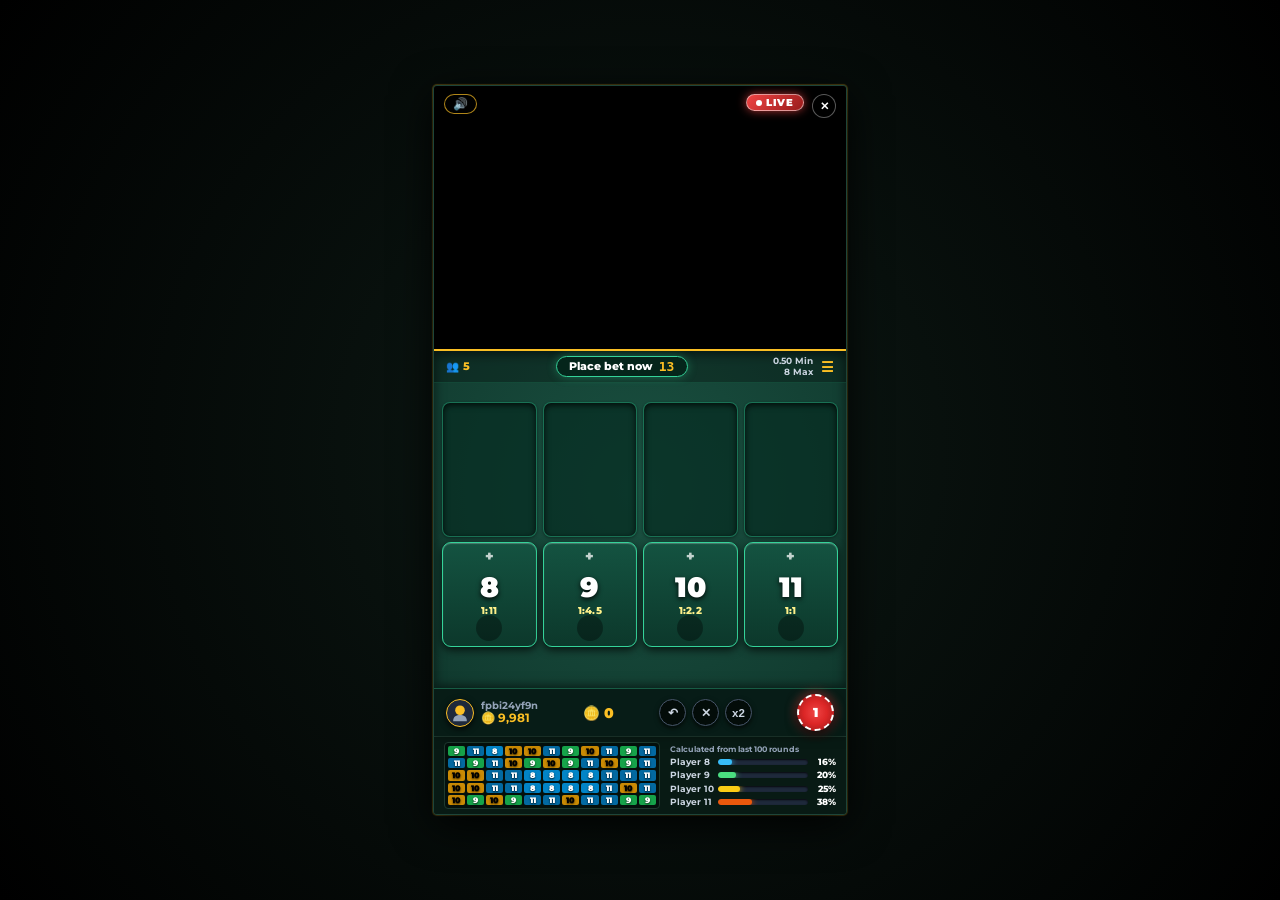
<file: index.html>
<!DOCTYPE html>
<html lang="en">
<head>
  <meta charset="UTF-8">
  <meta name="viewport" content="width=device-width, initial-scale=1.0, maximum-scale=1.0, user-scalable=no">
  <title>32 Cards - King Midas Live Casino</title>
  <link rel="preconnect" href="https://fonts.googleapis.com">
  <link rel="preconnect" href="https://fonts.gstatic.com" crossorigin>
  <link href="https://fonts.googleapis.com/css2?family=Cinzel:wght@700;900&family=Montserrat:wght@500;700;800;900&display=swap" rel="stylesheet">
  <link rel="stylesheet" href="style.css?v=4">
  <!-- Pixi.js v7 for GPU-accelerated WebGL particles & lightning effects -->
  <script src="pixi.min.js"></script>
</head>
<body>

  <!-- Full Desktop Backdrop -->
  <div class="desktop-backdrop">

    <!-- Mobile Frame Modal (Exact 9:16 Aspect Ratio) -->
    <div class="mobile-game-frame">
      <!-- Pixi Canvas for WebGL Lightning & FX -->
      <div id="pixiCanvasContainer"></div>

      <!-- Close Modal X Button -->
      <button class="modal-close-btn" title="Close Game">✕</button>

      <!-- TOP DEALER SECTION (Golden Casino Room, Dealer, Richest & Big Winners) -->
      <div class="dealer-screen">
        <div class="dealer-video-crop">
          <video id="dealerVideo" src="dealer.mp4" playsinline muted preload="auto"></video>
        </div>
        
        <!-- Live Badge -->
        <div class="dealer-live-tag">
          <span class="live-dot"></span> LIVE
        </div>

        <!-- Sound Toggle -->
        <button class="dealer-sound-toggle" id="soundBtn" title="Toggle Sound">🔊</button>
      </div>

      <!-- 3D "New Round" Golden Banner -->
      <div class="new-round-banner" id="newRoundBanner">
        <span>New Round</span>
      </div>

      <!-- Floating Result / Bet Locked Toast Capsule -->
      <div class="toast-capsule" id="toastCapsule">
        <span id="toastMsg">PLACE BET NOW</span>
      </div>

      <!-- MIDDLE BOARD: TEAL CASINO FELT (NO EMPTY GAP - PERFECT FIT!) -->
      <div class="felt-game-board">
        <!-- Subheader: 👥 5 | Place bet now 13 | 0.50 Min 8 Max ☰ -->
        <div class="board-header-strip">
          <div class="players-online">
            <span class="user-icon">👥</span>
            <span class="online-count">5</span>
          </div>

          <div class="countdown-capsule">
            <span class="timer-tag" id="timerLabel">Place bet now</span>
            <span class="timer-num" id="timerCount">13</span>
          </div>

          <div class="table-limits-menu">
            <div class="limits-text">
              <span>0.50 Min</span>
              <span>8 Max</span>
            </div>
            <span class="menu-bars">☰</span>
          </div>
        </div>

        <!-- 4 Betting Columns (Zero Blank Space!) -->
        <div class="betting-columns-grid">
          <!-- Player 8 -->
          <div class="player-column-pack" data-player="8">
            <div class="card-slot-frame" id="slot-8"></div>
            <div class="bet-button-box" id="box-8" onclick="handlePlaceBet(8)">
              <div class="lightning-flag" id="mult-8">⚡ 11x</div>
              <div class="plus-sign">+</div>
              <div class="main-digit">8</div>
              <div class="odds-val">1:11</div>
              <div class="chip-circle-socket" id="chips-8"></div>
            </div>
            <div class="points-pill" id="pts-8">--</div>
          </div>

          <!-- Player 9 -->
          <div class="player-column-pack" data-player="9">
            <div class="card-slot-frame" id="slot-9"></div>
            <div class="bet-button-box" id="box-9" onclick="handlePlaceBet(9)">
              <div class="lightning-flag" id="mult-9">⚡ 5.7x</div>
              <div class="plus-sign">+</div>
              <div class="main-digit">9</div>
              <div class="odds-val">1:4.5</div>
              <div class="chip-circle-socket" id="chips-9"></div>
            </div>
            <div class="points-pill" id="pts-9">--</div>
          </div>

          <!-- Player 10 -->
          <div class="player-column-pack" data-player="10">
            <div class="card-slot-frame" id="slot-10"></div>
            <div class="bet-button-box" id="box-10" onclick="handlePlaceBet(10)">
              <div class="lightning-flag" id="mult-10">⚡ 2.2x</div>
              <div class="plus-sign">+</div>
              <div class="main-digit">10</div>
              <div class="odds-val">1:2.2</div>
              <div class="chip-circle-socket" id="chips-10"></div>
            </div>
            <div class="points-pill" id="pts-10">--</div>
          </div>

          <!-- Player 11 -->
          <div class="player-column-pack" data-player="11">
            <div class="card-slot-frame" id="slot-11"></div>
            <div class="bet-button-box" id="box-11" onclick="handlePlaceBet(11)">
              <div class="lightning-flag" id="mult-11">⚡ 1.3x</div>
              <div class="plus-sign">+</div>
              <div class="main-digit">11</div>
              <div class="odds-val">1:1</div>
              <div class="chip-circle-socket" id="chips-11"></div>
            </div>
            <div class="points-pill" id="pts-11">--</div>
          </div>
        </div>

        <!-- USER ACTION STRIP (Exact Match: fpbi24yf9n + Coins + ↶ ✕ x2 + Pop-up Chips) -->
        <div class="user-action-strip">
          <div class="player-profile">
            <div class="player-avatar-img">
              <svg viewBox="0 0 32 32" width="22" height="22">
                <circle cx="16" cy="12" r="7" fill="#fbbf24"/>
                <path d="M6 28 C6 21 11 19 16 19 C21 19 26 21 26 28 Z" fill="#94a3b8"/>
              </svg>
            </div>
            <div class="player-meta">
              <span class="player-name">fpbi24yf9n</span>
              <span class="player-cash">🪙 <strong id="balanceText">9,981</strong></span>
            </div>
          </div>

          <!-- Active Stake Display -->
          <div class="active-stake-indicator">
            <span class="coin-symbol">🪙</span>
            <span class="stake-val" id="stakeText">0</span>
          </div>

          <!-- Controls: ↶ Undo | ✕ Clear | x2 Double -->
          <div class="bet-action-buttons">
            <button class="action-circle-btn" onclick="handleUndo()" title="Undo Bet">↶</button>
            <button class="action-circle-btn" onclick="handleClear()" title="Clear Bets">✕</button>
            <button class="action-circle-btn" onclick="handleDouble()" title="Double Bets">x2</button>
          </div>

          <!-- VERTICAL CHIP POPUP STACK -->
          <div class="chip-stack-wrapper">
            <!-- Vertical Flyout Menu of Chips -->
            <div class="vertical-chips-menu" id="chipsMenu">
              <div class="pop-chip chip-val-10" onclick="selectChipFromMenu(10)">10</div>
              <div class="pop-chip chip-val-5" onclick="selectChipFromMenu(5)">5</div>
              <div class="pop-chip chip-val-3" onclick="selectChipFromMenu(3)">3</div>
              <div class="pop-chip chip-val-2" onclick="selectChipFromMenu(2)">2</div>
              <div class="pop-chip chip-val-05" onclick="selectChipFromMenu(0.5)">0.5</div>
            </div>

            <!-- Main Active Chip (Clicking this toggles the vertical stack!) -->
            <div class="active-casino-chip" id="mainActiveChip" onclick="toggleChipsMenu(event)" title="Select Chip Value">
              <span id="activeChipNum">1</span>
            </div>
          </div>
        </div>

        <!-- BOTTOM STATS & 100-ROUNDS PROBABILITIES (Exact Match to Image 1) -->
        <div class="scorecard-panel">
          <!-- 11x5 History Grid -->
          <div class="history-grid-matrix" id="statsGrid"></div>

          <!-- 100 Rounds Percentages -->
          <div class="probabilities-panel">
            <div class="prob-title">Calculated from last 100 rounds</div>
            <div class="prob-row">
              <span class="p-name">Player 8</span>
              <div class="p-track"><div class="p-fill f-8" id="bar-8" style="width: 16%;"></div></div>
              <span class="p-val" id="pct-8">16%</span>
            </div>
            <div class="prob-row">
              <span class="p-name">Player 9</span>
              <div class="p-track"><div class="p-fill f-9" id="bar-9" style="width: 20%;"></div></div>
              <span class="p-val" id="pct-9">20%</span>
            </div>
            <div class="prob-row">
              <span class="p-name">Player 10</span>
              <div class="p-track"><div class="p-fill f-10" id="bar-10" style="width: 25%;"></div></div>
              <span class="p-val" id="pct-10">25%</span>
            </div>
            <div class="prob-row">
              <span class="p-name">Player 11</span>
              <div class="p-track"><div class="p-fill f-11" id="bar-11" style="width: 38%;"></div></div>
              <span class="p-val" id="pct-11">38%</span>
            </div>
          </div>
        </div>

      </div>

    </div>

  </div>

  <script src="game.js?v=4"></script>
</body>
</html>
</file>
<file: style.css>
/* King Midas 32 Cards - ULTRA-HD RETINA GRAPHICS & HD DEALER */
* {
  box-sizing: border-box;
  margin: 0;
  padding: 0;
  user-select: none;
  -webkit-tap-highlight-color: transparent;
  -webkit-font-smoothing: antialiased;
  -moz-osx-font-smoothing: grayscale;
  text-rendering: optimizeLegibility;
}

html, body {
  width: 100%;
  height: 100%;
  background: #000000;
  color: #ffffff;
  font-family: 'Montserrat', -apple-system, BlinkMacSystemFont, "Segoe UI", Roboto, sans-serif;
  overflow: hidden;
}

/* Dark Studio Backdrop */
.desktop-backdrop {
  width: 100%;
  height: 100%;
  background: radial-gradient(circle at 50% 50%, #0d1a15 0%, #000000 100%);
  display: flex;
  justify-content: center;
  align-items: center;
  position: relative;
}

/* MOBILE GAME SCREEN FORM (Sharp 9:16 Aspect Ratio) */
.mobile-game-frame {
  width: 100%;
  max-width: 414px;
  height: 100%;
  max-height: 730px;
  background: #14382e;
  display: flex;
  flex-direction: column;
  position: relative;
  overflow: hidden;
  box-shadow: 0 10px 40px rgba(0, 0, 0, 0.9), 0 0 1px 1px rgba(251, 191, 36, 0.3);
  border: 1px solid #1e4539;
  border-radius: 4px;
}

@media (max-width: 480px) {
  .mobile-game-frame {
    max-width: 100%;
    max-height: 100%;
    border: none;
    border-radius: 0;
  }
}

/* Pixi WebGL Canvas */
#pixiCanvasContainer {
  position: absolute;
  top: 0;
  left: 0;
  width: 100%;
  height: 100%;
  pointer-events: none;
  z-index: 85;
}
#pixiCanvasContainer canvas {
  width: 100% !important;
  height: 100% !important;
}

/* Close Modal Button */
.modal-close-btn {
  position: absolute;
  top: 8px;
  right: 10px;
  background: rgba(0, 0, 0, 0.65);
  border: 1px solid rgba(255, 255, 255, 0.35);
  width: 24px;
  height: 24px;
  border-radius: 50%;
  color: #ffffff;
  font-size: 11px;
  font-weight: 800;
  cursor: pointer;
  z-index: 60;
  display: flex;
  align-items: center;
  justify-content: center;
  transition: transform 0.15s ease;
}
.modal-close-btn:active { transform: scale(0.9); }

/* TOP DEALER SECTION (CRYSTAL CLEAR LIVE 3D DEALER VIDEO) */
.dealer-screen {
  height: 265px;
  background: #000000;
  position: relative;
  overflow: hidden;
  border-bottom: 2.5px solid #fbbf24;
  box-shadow: 0 4px 15px rgba(0, 0, 0, 0.85);
  flex-shrink: 0;
}

.dealer-video-crop {
  width: 100%;
  height: 100%;
  position: relative;
  overflow: hidden;
}

.dealer-video-crop video {
  width: 100%;
  position: absolute;
  top: -75px;
  left: 0;
  pointer-events: none;
  /* Hardware-accelerated sharpening filters */
  filter: contrast(1.1) brightness(1.04) saturate(1.12);
  transform: translateZ(0);
  image-rendering: -webkit-optimize-contrast;
  image-rendering: crisp-edges;
}

.dealer-live-tag {
  position: absolute;
  top: 8px;
  right: 42px;
  background: linear-gradient(135deg, #ef4444, #991b1b);
  border: 1px solid rgba(255, 255, 255, 0.5);
  padding: 2px 9px;
  border-radius: 12px;
  font-size: 9.5px;
  font-weight: 900;
  color: #ffffff;
  display: flex;
  align-items: center;
  gap: 4px;
  z-index: 60;
  letter-spacing: 0.8px;
  box-shadow: 0 0 10px rgba(239, 68, 68, 0.7);
}
.live-dot {
  width: 6px;
  height: 6px;
  background: #ffffff;
  border-radius: 50%;
  animation: liveBlink 0.9s infinite alternate;
}
@keyframes liveBlink {
  from { opacity: 0.25; transform: scale(0.85); }
  to { opacity: 1; transform: scale(1.15); }
}

.dealer-sound-toggle {
  position: absolute;
  top: 8px;
  left: 10px;
  background: rgba(0, 0, 0, 0.65);
  border: 1.5px solid rgba(251, 191, 36, 0.7);
  border-radius: 12px;
  padding: 2px 8px;
  font-size: 12px;
  color: #fbbf24;
  cursor: pointer;
  z-index: 60;
  box-shadow: 0 2px 6px rgba(0, 0, 0, 0.7);
}

/* 3D "New Round" Golden Banner */
.new-round-banner {
  position: absolute;
  top: 215px;
  left: 50%;
  transform: translate(-50%, -50%) scale(0);
  opacity: 0;
  z-index: 95;
  pointer-events: none;
  transition: all 0.4s cubic-bezier(0.175, 0.885, 0.32, 1.275);
}
.new-round-banner span {
  font-family: 'Cinzel', serif;
  font-size: 32px;
  font-weight: 900;
  font-style: italic;
  letter-spacing: 1.5px;
  background: linear-gradient(180deg, #fffbeb 0%, #fef08a 25%, #f59e0b 60%, #92400e 100%);
  -webkit-background-clip: text;
  -webkit-text-fill-color: transparent;
  filter: drop-shadow(0 4px 12px rgba(0, 0, 0, 1)) drop-shadow(0 0 15px rgba(245, 158, 11, 0.8));
  white-space: nowrap;
}
.new-round-banner.show {
  transform: translate(-50%, -50%) scale(1.15);
  opacity: 1;
}

/* Floating Result Toast Capsule */
.toast-capsule {
  position: absolute;
  top: 228px;
  left: 50%;
  transform: translateX(-50%) scale(0);
  opacity: 0;
  background: linear-gradient(90deg, #831843, #be123c);
  border: 1.5px solid rgba(255, 255, 255, 0.6);
  color: #ffffff;
  font-size: 11.5px;
  font-weight: 900;
  letter-spacing: 0.8px;
  padding: 4px 18px;
  border-radius: 18px;
  box-shadow: 0 4px 18px rgba(190, 18, 60, 0.95), inset 0 1px 2px rgba(255,255,255,0.4);
  z-index: 80;
  pointer-events: none;
  transition: all 0.3s cubic-bezier(0.4, 0, 0.2, 1);
  text-transform: uppercase;
  white-space: nowrap;
}
.toast-capsule.active {
  transform: translateX(-50%) scale(1);
  opacity: 1;
}
.toast-capsule.gold {
  background: linear-gradient(90deg, #d97706, #fbbf24);
  box-shadow: 0 4px 25px rgba(251, 191, 36, 0.95), inset 0 1px 2px #ffffff;
  color: #000000;
  border: 1.5px solid #ffffff;
}

/* MIDDLE FELT GAME BOARD (ULTRA-DEEP CASINO FELT TEXTURE) */
.felt-game-board {
  flex: 1;
  background: radial-gradient(circle at 50% 30%, #1a5141 0%, #123d31 65%, #0d2f25 100%);
  display: flex;
  flex-direction: column;
  position: relative;
  overflow: hidden;
  justify-content: space-between;
  box-shadow: inset 0 3px 12px rgba(0, 0, 0, 0.6);
}

/* Board Header Strip */
.board-header-strip {
  height: 32px;
  display: flex;
  align-items: center;
  justify-content: space-between;
  padding: 0 12px;
  font-size: 10px;
  background: rgba(0, 0, 0, 0.28);
  border-bottom: 1px solid rgba(52, 211, 153, 0.15);
  flex-shrink: 0;
}
.players-online {
  display: flex;
  align-items: center;
  gap: 4px;
  color: #fbbf24;
  font-weight: 800;
  font-size: 10.5px;
}
.countdown-capsule {
  background: rgba(5, 36, 27, 0.92);
  border: 1.5px solid #34d399;
  padding: 2px 12px;
  border-radius: 14px;
  display: flex;
  align-items: center;
  gap: 6px;
  font-size: 10.5px;
  font-weight: 800;
  box-shadow: 0 0 10px rgba(52, 211, 153, 0.35);
}
.timer-num {
  color: #fbbf24;
  font-weight: 900;
  font-size: 13px;
  min-width: 16px;
  text-align: center;
  font-family: monospace;
}
.table-limits-menu {
  display: flex;
  align-items: center;
  gap: 8px;
  font-size: 9px;
  color: #cbd5e1;
  font-weight: 700;
}
.limits-text {
  display: flex;
  flex-direction: column;
  line-height: 1.15;
  text-align: right;
}
.menu-bars {
  font-size: 14px;
  color: #fbbf24;
  cursor: pointer;
}

/* 4 BETTING COLUMNS: CRISP & PROPORTIONAL */
.betting-columns-grid {
  flex: 1;
  display: grid;
  grid-template-columns: repeat(4, 1fr);
  gap: 6px;
  padding: 6px 8px 4px 8px;
  align-content: center;
  min-height: 0;
}

.player-column-pack {
  display: flex;
  flex-direction: column;
  align-items: center;
  gap: 5px;
  justify-content: center;
}

/* Top Card Slot (Crisp 2.5D Emboss Frame) */
.card-slot-frame {
  width: 100%;
  aspect-ratio: 2.2 / 3.2;
  height: 135px;
  background: rgba(6, 43, 33, 0.7);
  border: 1.5px solid rgba(52, 211, 153, 0.4);
  box-shadow: inset 0 2px 6px rgba(0,0,0,0.8), 0 1px 3px rgba(0,0,0,0.4);
  border-radius: 8px;
  position: relative;
  display: flex;
  align-items: center;
  justify-content: center;
  perspective: 900px;
}

/* 3D Playing Card (Ultra Sharp Vector Rendering) */
.playing-card {
  width: 100%;
  height: 100%;
  position: absolute;
  transform-style: preserve-3d;
  transition: transform 0.6s cubic-bezier(0.4, 0, 0.2, 1);
  border-radius: 8px;
  box-shadow: 0 6px 14px rgba(0, 0, 0, 0.9);
}
.playing-card.flipped { transform: rotateY(180deg); }

.card-side {
  position: absolute;
  width: 100%;
  height: 100%;
  backface-visibility: hidden;
  border-radius: 8px;
  display: flex;
  flex-direction: column;
  justify-content: space-between;
  padding: 5px;
}

/* Card Back: Rich Casino Red Velvet + Gold Foil KM */
.card-back {
  background: linear-gradient(135deg, #7f1d1d 0%, #991b1b 45%, #b91c1c 100%);
  border: 2px solid #fbbf24;
  display: flex;
  align-items: center;
  justify-content: center;
  box-shadow: inset 0 0 8px rgba(0,0,0,0.7);
}
.card-back::after {
  content: "KM";
  font-family: 'Cinzel', serif;
  font-size: 15px;
  font-weight: 900;
  color: #fbbf24;
  border: 1.5px solid rgba(251, 191, 36, 0.7);
  padding: 3px 7px;
  border-radius: 4px;
  box-shadow: 0 0 8px rgba(251, 191, 36, 0.5);
}

/* Card Front: Pure Sharp White with Bold Vectors */
.card-front {
  background: #ffffff;
  color: #0f172a;
  transform: rotateY(180deg);
  border: 1.5px solid #cbd5e1;
  box-shadow: inset 0 0 4px rgba(0,0,0,0.08);
}
.card-front.red-suit { color: #dc2626; }

.index-corner-top {
  display: flex;
  flex-direction: column;
  align-items: flex-start;
  line-height: 1;
}
.index-val { 
  font-size: 16px; 
  font-weight: 900; 
  letter-spacing: -0.5px;
}
.mini-suit-icon { 
  width: 11px; 
  height: 11px; 
  margin-top: 2px; 
}

.center-suit-art {
  position: absolute;
  top: 50%;
  left: 50%;
  transform: translate(-50%, -50%);
  width: 32px;
  height: 32px;
  filter: drop-shadow(0 1px 2px rgba(0,0,0,0.2));
}

.index-corner-bottom {
  display: flex;
  flex-direction: column;
  align-items: flex-end;
  line-height: 1;
  transform: rotate(180deg);
}

/* BETTING BUTTON BOX (Deep Emerald 3D Gradient + Golden Odds) */
.bet-button-box {
  width: 100%;
  height: 105px;
  background: linear-gradient(180deg, #145341 0%, #0c382b 100%);
  border: 1.5px solid #34d399;
  border-radius: 9px;
  display: flex;
  flex-direction: column;
  align-items: center;
  justify-content: center;
  position: relative;
  cursor: pointer;
  box-shadow: inset 0 1px 1px rgba(255, 255, 255, 0.25), 0 3px 8px rgba(0, 0, 0, 0.7);
  transition: all 0.18s ease;
}
.bet-button-box:hover {
  border-color: #6ee7b7;
  filter: brightness(1.06);
}
.bet-button-box:active { 
  transform: scale(0.96); 
  filter: brightness(0.92);
}

.plus-sign {
  position: absolute;
  top: 4px;
  font-size: 14px;
  font-weight: 900;
  color: rgba(255, 255, 255, 0.75);
}

.main-digit {
  font-size: 28px;
  font-weight: 900;
  color: #ffffff;
  line-height: 1;
  margin-top: 2px;
  text-shadow: 0 2px 5px rgba(0, 0, 0, 0.9);
}

.odds-val {
  font-size: 10px;
  color: #fef08a;
  font-weight: 800;
  margin-top: 3px;
  letter-spacing: 0.3px;
}

/* ⚡ Lightning Multiplier Flag */
.lightning-flag {
  position: absolute;
  top: -9px;
  right: -5px;
  background: linear-gradient(135deg, #fde047 0%, #eab308 50%, #ca8a04 100%);
  color: #000000;
  font-size: 9.5px;
  font-weight: 900;
  padding: 2px 6px;
  border-radius: 6px;
  box-shadow: 0 0 14px #eab308, 0 2px 4px rgba(0,0,0,0.8);
  border: 1px solid #ffffff;
  display: none;
  align-items: center;
  gap: 2px;
  animation: pulseLighting 0.75s infinite alternate;
  z-index: 15;
}
.lightning-flag.active { display: flex; }

@keyframes pulseLighting {
  from { transform: scale(1); filter: brightness(1); box-shadow: 0 0 8px #eab308; }
  to { transform: scale(1.12); filter: brightness(1.35); box-shadow: 0 0 18px #facc15, 0 0 8px #ffffff; }
}

/* Placed Chips Socket */
.chip-circle-socket {
  position: absolute;
  bottom: 5px;
  width: 26px;
  height: 26px;
  border-radius: 50%;
  background: rgba(0, 0, 0, 0.35);
  display: flex;
  align-items: center;
  justify-content: center;
}
.chip-badge {
  width: 23px;
  height: 23px;
  border-radius: 50%;
  border: 1.5px dashed #ffffff;
  font-size: 9.5px;
  font-weight: 900;
  display: flex;
  align-items: center;
  justify-content: center;
  box-shadow: 0 3px 6px rgba(0, 0, 0, 0.95);
  animation: chipBounce 0.25s ease-out;
}
@keyframes chipBounce {
  0% { transform: scale(0.5); opacity: 0; }
  100% { transform: scale(1); opacity: 1; }
}

.bet-button-box.winner {
  border: 2px solid #fbbf24;
  background: radial-gradient(circle, rgba(245, 158, 11, 0.7) 0%, rgba(20, 83, 65, 0.4) 100%);
  box-shadow: 0 0 24px #fbbf24, inset 0 0 12px rgba(251, 191, 36, 0.7);
  animation: winnerGlow 0.65s infinite alternate;
}
@keyframes winnerGlow {
  from { transform: scale(1); box-shadow: 0 0 14px #fbbf24; }
  to { transform: scale(1.03); box-shadow: 0 0 28px #fbbf24, 0 0 12px #ffffff; }
}

/* Points Pill Directly Under Box */
.points-pill {
  font-size: 11.5px;
  font-weight: 900;
  background: #09131a;
  color: #ffffff;
  padding: 1px 11px;
  border-radius: 11px;
  border: 1.5px solid #475569;
  height: 20px;
  display: flex;
  align-items: center;
  justify-content: center;
  opacity: 0;
  transition: all 0.3s ease;
  flex-shrink: 0;
  box-shadow: 0 2px 5px rgba(0,0,0,0.8);
}
.points-pill.show { 
  opacity: 1; 
  transform: scale(1.05);
  border-color: #38bdf8;
  color: #38bdf8;
}

/* Flying Card Node (Physical Trajectory Out of Dealer Arms) */
.flying-card-node {
  position: fixed;
  width: 58px;
  height: 80px;
  border-radius: 7px;
  background: linear-gradient(135deg, #7f1d1d, #b91c1c);
  border: 2px solid #fbbf24;
  box-shadow: 0 12px 28px rgba(0, 0, 0, 0.95), 0 0 16px rgba(251, 191, 36, 0.7);
  z-index: 120;
  pointer-events: none;
  transition: all 0.48s cubic-bezier(0.25, 1, 0.35, 1);
}

/* USER ACTION STRIP: Avatar + Cash + ↶ ✕ x2 + VERTICAL CHIPS FLYOUT */
.user-action-strip {
  height: 48px;
  background: rgba(8, 28, 22, 0.96);
  display: flex;
  align-items: center;
  justify-content: space-between;
  padding: 0 12px;
  border-top: 1.5px solid rgba(52, 211, 153, 0.35);
  position: relative;
  z-index: 1000;
  flex-shrink: 0;
  box-shadow: 0 -2px 10px rgba(0,0,0,0.6);
}

.player-profile {
  display: flex;
  align-items: center;
  gap: 7px;
}
.player-avatar-img {
  width: 28px;
  height: 28px;
  background: #1e293b;
  border-radius: 50%;
  border: 1.5px solid #fbbf24;
  display: flex;
  align-items: center;
  justify-content: center;
  box-shadow: 0 2px 6px rgba(0,0,0,0.8);
}
.player-meta {
  display: flex;
  flex-direction: column;
}
.player-name {
  font-size: 9.5px;
  color: #94a3b8;
  font-weight: 700;
}
.player-cash {
  font-size: 11.5px;
  color: #ffffff;
  font-weight: 800;
}
.player-cash strong { color: #fbbf24; }

.active-stake-indicator {
  display: flex;
  align-items: center;
  gap: 4px;
  font-size: 13.5px;
  font-weight: 900;
  color: #fbbf24;
}

/* ↶ Undo | ✕ Clear | x2 Double Buttons */
.bet-action-buttons {
  display: flex;
  align-items: center;
  gap: 6px;
}
.action-circle-btn {
  width: 27px;
  height: 27px;
  border-radius: 50%;
  background: rgba(0, 0, 0, 0.55);
  border: 1px solid #475569;
  color: #cbd5e1;
  font-size: 11.5px;
  font-weight: 800;
  display: flex;
  align-items: center;
  justify-content: center;
  cursor: pointer;
  box-shadow: 0 2px 5px rgba(0,0,0,0.7);
  transition: all 0.15s ease;
}
.action-circle-btn:hover {
  background: #334155;
  border-color: #94a3b8;
  color: #ffffff;
}
.action-circle-btn:active {
  transform: scale(0.9);
}

/* VERTICAL CHIP POPUP FLYOUT */
.chip-stack-wrapper {
  position: relative;
  display: flex;
  flex-direction: column;
  align-items: center;
  z-index: 2000;
}

.vertical-chips-menu {
  position: absolute;
  bottom: 45px;
  display: flex;
  flex-direction: column;
  align-items: center;
  gap: 6px;
  background: rgba(5, 21, 16, 0.96);
  backdrop-filter: blur(12px);
  -webkit-backdrop-filter: blur(12px);
  padding: 8px 6px;
  border-radius: 22px;
  border: 1.5px solid rgba(52, 211, 153, 0.6);
  box-shadow: 0 8px 30px rgba(0, 0, 0, 0.95), 0 0 15px rgba(52, 211, 153, 0.2);
  opacity: 0;
  pointer-events: none;
  transform: translateY(18px) scale(0.85);
  transition: all 0.2s cubic-bezier(0.175, 0.885, 0.32, 1.275);
  z-index: 99999 !important;
  touch-action: manipulation;
}

.vertical-chips-menu.open {
  opacity: 1;
  pointer-events: auto !important;
  transform: translateY(0) scale(1);
}

.pop-chip {
  width: 36px;
  height: 36px;
  border-radius: 50%;
  border: 1.5px dashed #ffffff;
  display: flex;
  align-items: center;
  justify-content: center;
  font-size: 11.5px;
  font-weight: 900;
  color: #ffffff;
  cursor: pointer;
  box-shadow: 0 4px 8px rgba(0, 0, 0, 0.85);
  transition: transform 0.15s ease, filter 0.15s ease;
  pointer-events: auto !important;
  touch-action: manipulation;
  user-select: none;
  -webkit-user-select: none;
}
.pop-chip:active { transform: scale(0.9); }
.pop-chip:hover { transform: scale(1.12); filter: brightness(1.15); }

/* Exact Luxury Casino Chips */
.chip-val-10 { background: radial-gradient(circle, #3b82f6 0%, #1d4ed8 60%, #1e3a8a 100%); }
.chip-val-5  { background: radial-gradient(circle, #ec4899 0%, #db2777 60%, #831843 100%); }
.chip-val-3  { background: radial-gradient(circle, #10b981 0%, #059669 60%, #064e3b 100%); }
.chip-val-2  { background: radial-gradient(circle, #8b5cf6 0%, #7c3aed 60%, #4c1d95 100%); }
.chip-val-1  { background: radial-gradient(circle, #ef4444 0%, #dc2626 50%, #991b1b 100%); }
.chip-val-05 { background: radial-gradient(circle, #f97316 0%, #ea580c 60%, #9a3412 100%); }

/* Main Bottom Active Casino Chip */
.active-casino-chip {
  width: 37px;
  height: 37px;
  border-radius: 50%;
  background: radial-gradient(circle, #ef4444 0%, #dc2626 50%, #991b1b 100%);
  border: 2px dashed #ffffff;
  display: flex;
  align-items: center;
  justify-content: center;
  font-size: 12.5px;
  font-weight: 900;
  color: #ffffff;
  cursor: pointer;
  box-shadow: 0 4px 12px rgba(0, 0, 0, 0.9), 0 0 12px rgba(239, 68, 68, 0.7);
  transition: transform 0.2s ease;
}
.active-casino-chip:active { transform: scale(0.92); }

/* BOTTOM STATS & 100-ROUNDS PROBABILITIES */
.scorecard-panel {
  height: 78px;
  background: #081a14;
  border-top: 1.5px solid #1e3a2f;
  display: flex;
  padding: 5px 10px;
  gap: 10px;
  flex-shrink: 0;
}

.history-grid-matrix {
  flex: 1.25;
  display: grid;
  grid-template-columns: repeat(11, 1fr);
  grid-template-rows: repeat(5, 1fr);
  gap: 2px;
  background: #04100c;
  padding: 3px;
  border-radius: 4px;
  border: 1px solid #1e3a2f;
}

.hist-tile {
  border-radius: 2px;
  display: flex;
  align-items: center;
  justify-content: center;
  font-size: 8px;
  font-weight: 900;
  color: #ffffff;
  text-shadow: 0 1px 2px rgba(0,0,0,0.8);
}
.t-8 { background: #0284c7; }
.t-9 { background: #16a34a; }
.t-10 { background: #ca8a04; color: #000; }
.t-11 { background: #0369a1; }

.probabilities-panel {
  flex: 1;
  display: flex;
  flex-direction: column;
  justify-content: space-around;
  font-size: 8.5px;
}
.prob-title {
  color: #94a3b8;
  font-weight: 700;
  font-size: 8px;
}
.prob-row {
  display: flex;
  align-items: center;
  gap: 4px;
}
.p-name {
  width: 44px;
  color: #cbd5e1;
  font-weight: 700;
}
.p-track {
  flex: 1;
  height: 6px;
  background: #1e293b;
  border-radius: 3px;
  overflow: hidden;
  box-shadow: inset 0 1px 2px rgba(0,0,0,0.8);
}
.p-fill {
  height: 100%;
  border-radius: 3px;
  transition: width 0.4s ease;
}
.f-8 { background: #38bdf8; box-shadow: 0 0 6px #38bdf8; }
.f-9 { background: #4ade80; box-shadow: 0 0 6px #4ade80; }
.f-10 { background: #facc15; box-shadow: 0 0 6px #facc15; }
.f-11 { background: #ea580c; box-shadow: 0 0 6px #ea580c; }

.p-val {
  width: 24px;
  text-align: right;
  color: #ffffff;
  font-weight: 800;
}
</file>
